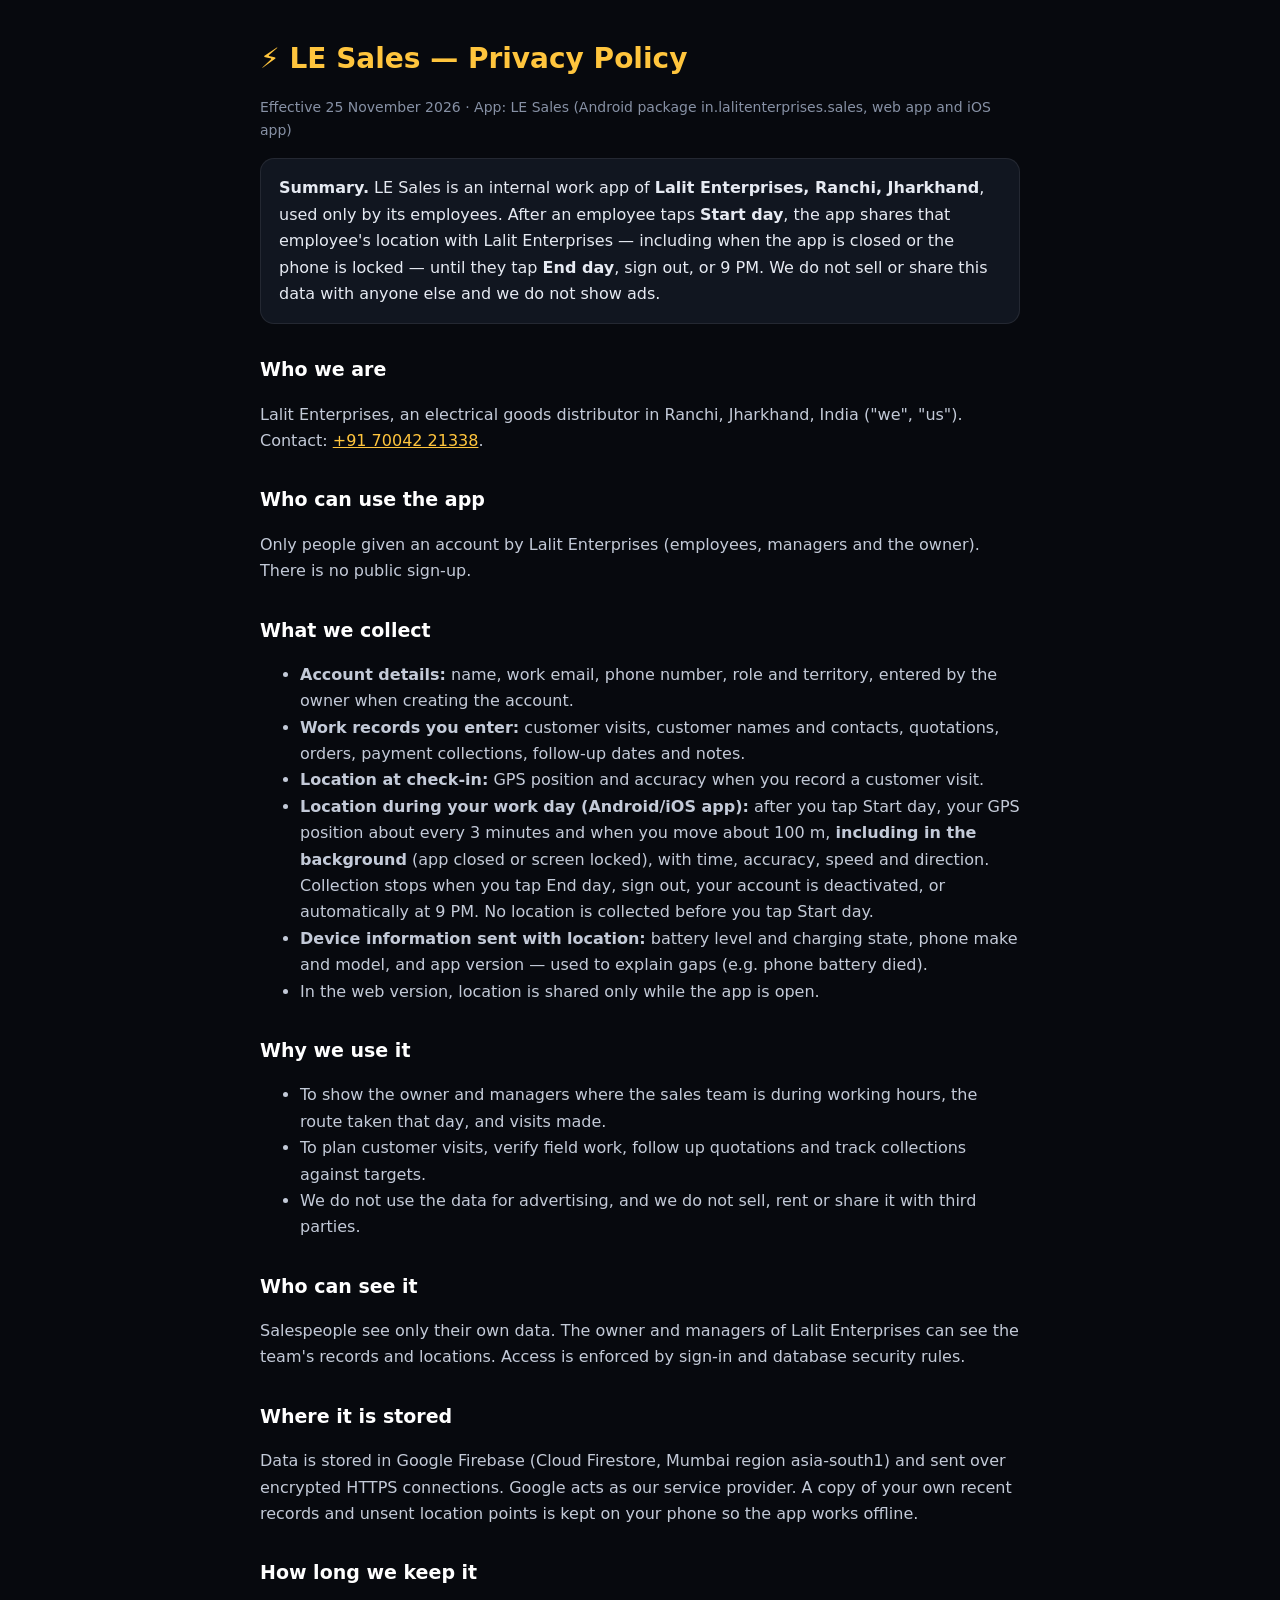
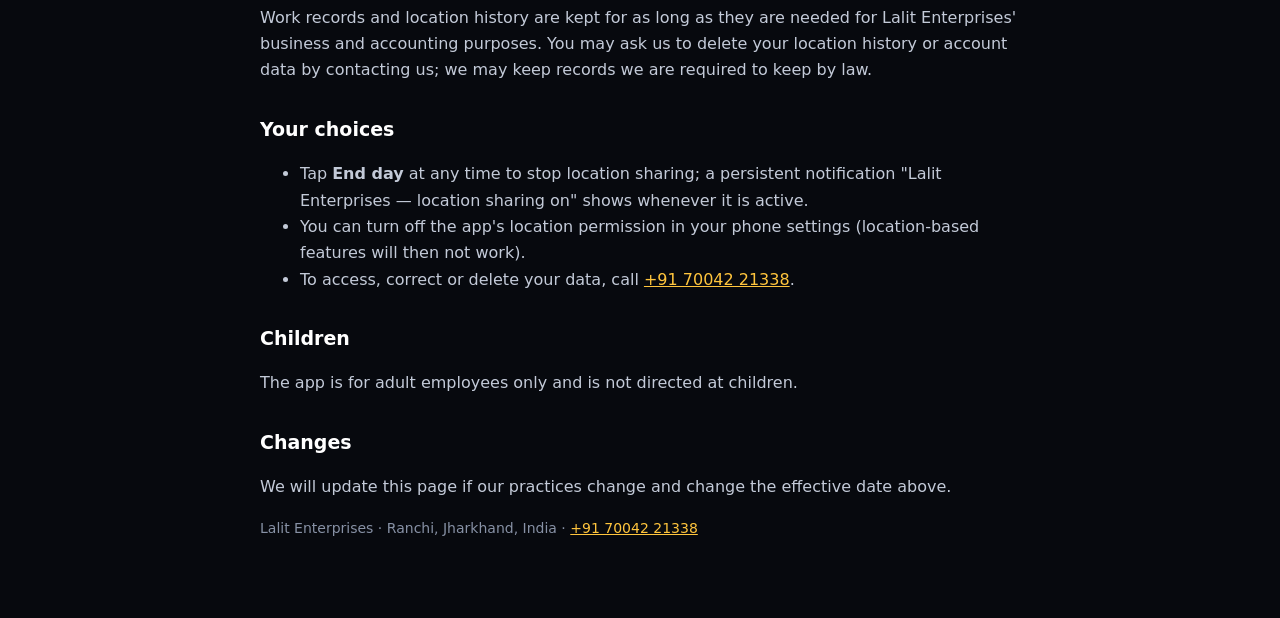
<file: privacy.html>
<!doctype html>
<html lang="en">
<head>
<meta charset="utf-8">
<meta name="viewport" content="width=device-width,initial-scale=1">
<title>Privacy Policy — LE Sales (Lalit Enterprises)</title>
<meta name="description" content="Privacy policy of the LE Sales app used by the sales team of Lalit Enterprises, Ranchi.">
<style>
body{margin:0;background:#07090e;color:#e6eaf2;font:16px/1.65 system-ui,-apple-system,"Segoe UI",Roboto,Arial,sans-serif}
main{max-width:760px;margin:0 auto;padding:36px 20px 64px}
h1{font-size:28px;margin:0 0 4px;color:#ffc53d}h2{font-size:19px;margin:30px 0 8px;color:#fff}
p,li{color:#c3cad8}.muted{color:#8791a5;font-size:14px}a{color:#ffc53d}
.card{background:#111620;border:1px solid rgba(255,255,255,.08);border-radius:14px;padding:16px 18px;margin:16px 0}
</style>
</head>
<body><main>
<h1>⚡ LE Sales — Privacy Policy</h1>
<p class="muted">Effective 25 November 2026 · App: LE Sales (Android package in.lalitenterprises.sales, web app and iOS app)</p>

<div class="card"><b>Summary.</b> LE Sales is an internal work app of <b>Lalit Enterprises, Ranchi, Jharkhand</b>, used only by its
employees. After an employee taps <b>Start day</b>, the app shares that employee's location with Lalit Enterprises —
including when the app is closed or the phone is locked — until they tap <b>End day</b>, sign out, or 9 PM.
We do not sell or share this data with anyone else and we do not show ads.</div>

<h2>Who we are</h2>
<p>Lalit Enterprises, an electrical goods distributor in Ranchi, Jharkhand, India ("we", "us"). Contact: <a href="tel:+917004221338">+91 70042 21338</a>.</p>

<h2>Who can use the app</h2>
<p>Only people given an account by Lalit Enterprises (employees, managers and the owner). There is no public sign-up.</p>

<h2>What we collect</h2>
<ul>
<li><b>Account details:</b> name, work email, phone number, role and territory, entered by the owner when creating the account.</li>
<li><b>Work records you enter:</b> customer visits, customer names and contacts, quotations, orders, payment collections, follow-up dates and notes.</li>
<li><b>Location at check-in:</b> GPS position and accuracy when you record a customer visit.</li>
<li><b>Location during your work day (Android/iOS app):</b> after you tap Start day, your GPS position about every 3 minutes and when you move about 100 m, <b>including in the background</b> (app closed or screen locked), with time, accuracy, speed and direction. Collection stops when you tap End day, sign out, your account is deactivated, or automatically at 9 PM. No location is collected before you tap Start day.</li>
<li><b>Device information sent with location:</b> battery level and charging state, phone make and model, and app version — used to explain gaps (e.g. phone battery died).</li>
<li>In the web version, location is shared only while the app is open.</li>
</ul>

<h2>Why we use it</h2>
<ul>
<li>To show the owner and managers where the sales team is during working hours, the route taken that day, and visits made.</li>
<li>To plan customer visits, verify field work, follow up quotations and track collections against targets.</li>
<li>We do not use the data for advertising, and we do not sell, rent or share it with third parties.</li>
</ul>

<h2>Who can see it</h2>
<p>Salespeople see only their own data. The owner and managers of Lalit Enterprises can see the team's records and locations.
Access is enforced by sign-in and database security rules.</p>

<h2>Where it is stored</h2>
<p>Data is stored in Google Firebase (Cloud Firestore, Mumbai region asia-south1) and sent over encrypted HTTPS connections.
Google acts as our service provider. A copy of your own recent records and unsent location points is kept on your phone so the app works offline.</p>

<h2>How long we keep it</h2>
<p>Work records and location history are kept for as long as they are needed for Lalit Enterprises' business and accounting purposes.
You may ask us to delete your location history or account data by contacting us; we may keep records we are required to keep by law.</p>

<h2>Your choices</h2>
<ul>
<li>Tap <b>End day</b> at any time to stop location sharing; a persistent notification "Lalit Enterprises — location sharing on" shows whenever it is active.</li>
<li>You can turn off the app's location permission in your phone settings (location-based features will then not work).</li>
<li>To access, correct or delete your data, call <a href="tel:+917004221338">+91 70042 21338</a>.</li>
</ul>

<h2>Children</h2>
<p>The app is for adult employees only and is not directed at children.</p>

<h2>Changes</h2>
<p>We will update this page if our practices change and change the effective date above.</p>

<p class="muted">Lalit Enterprises · Ranchi, Jharkhand, India · <a href="tel:+917004221338">+91 70042 21338</a></p>
</main></body></html>
</file>
